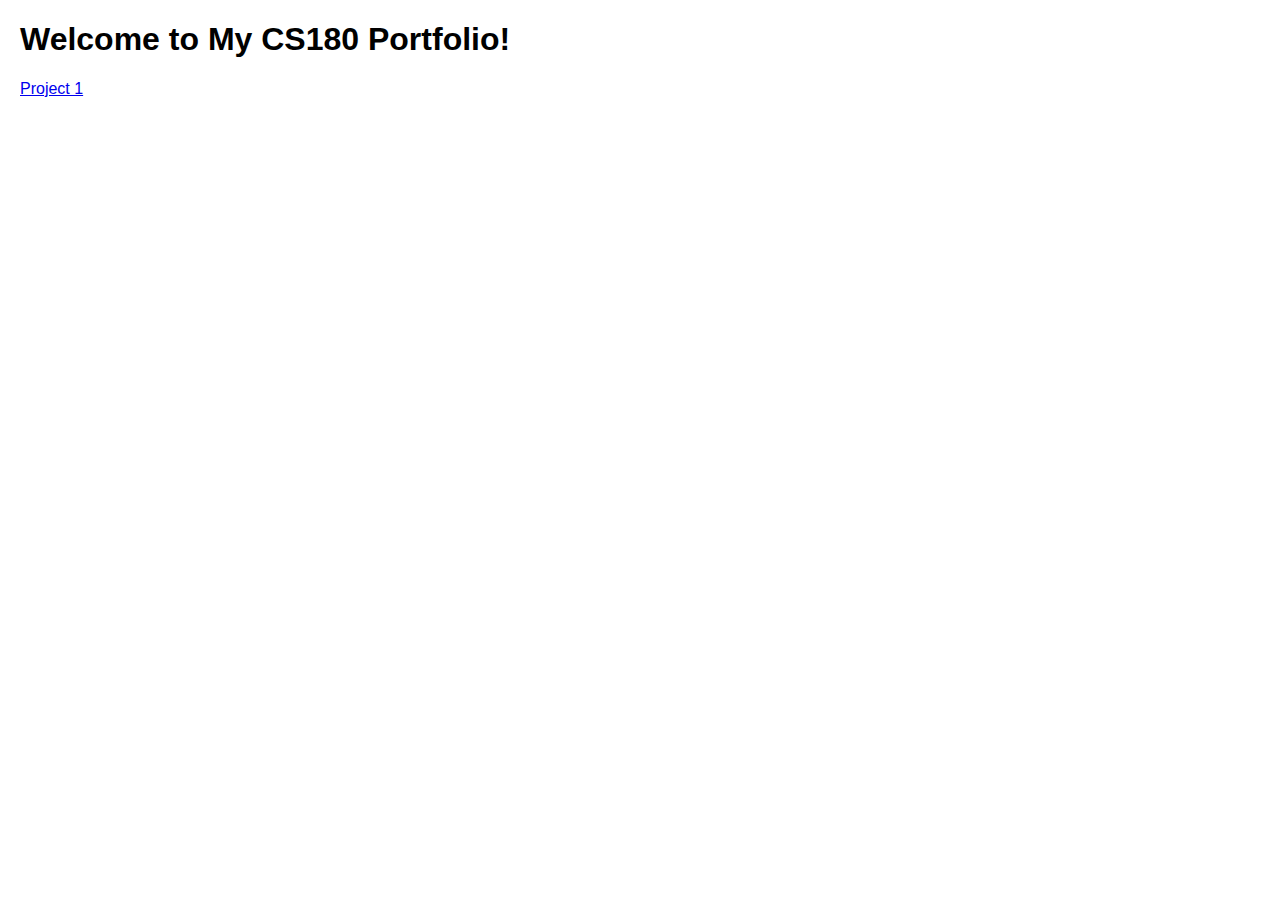
<file: index.html>
<!DOCTYPE html>
<html>
<head>
    <title>My Portfolio</title>
    <style>
        body {
            font-family: Arial, sans-serif;
            margin: 20px;
        }
    </style>
</head>
<body>
    <h1>Welcome to My CS180 Portfolio!</h1>
    <a href="./1/index.html">Project 1</a>
</body>
</html>
</file>
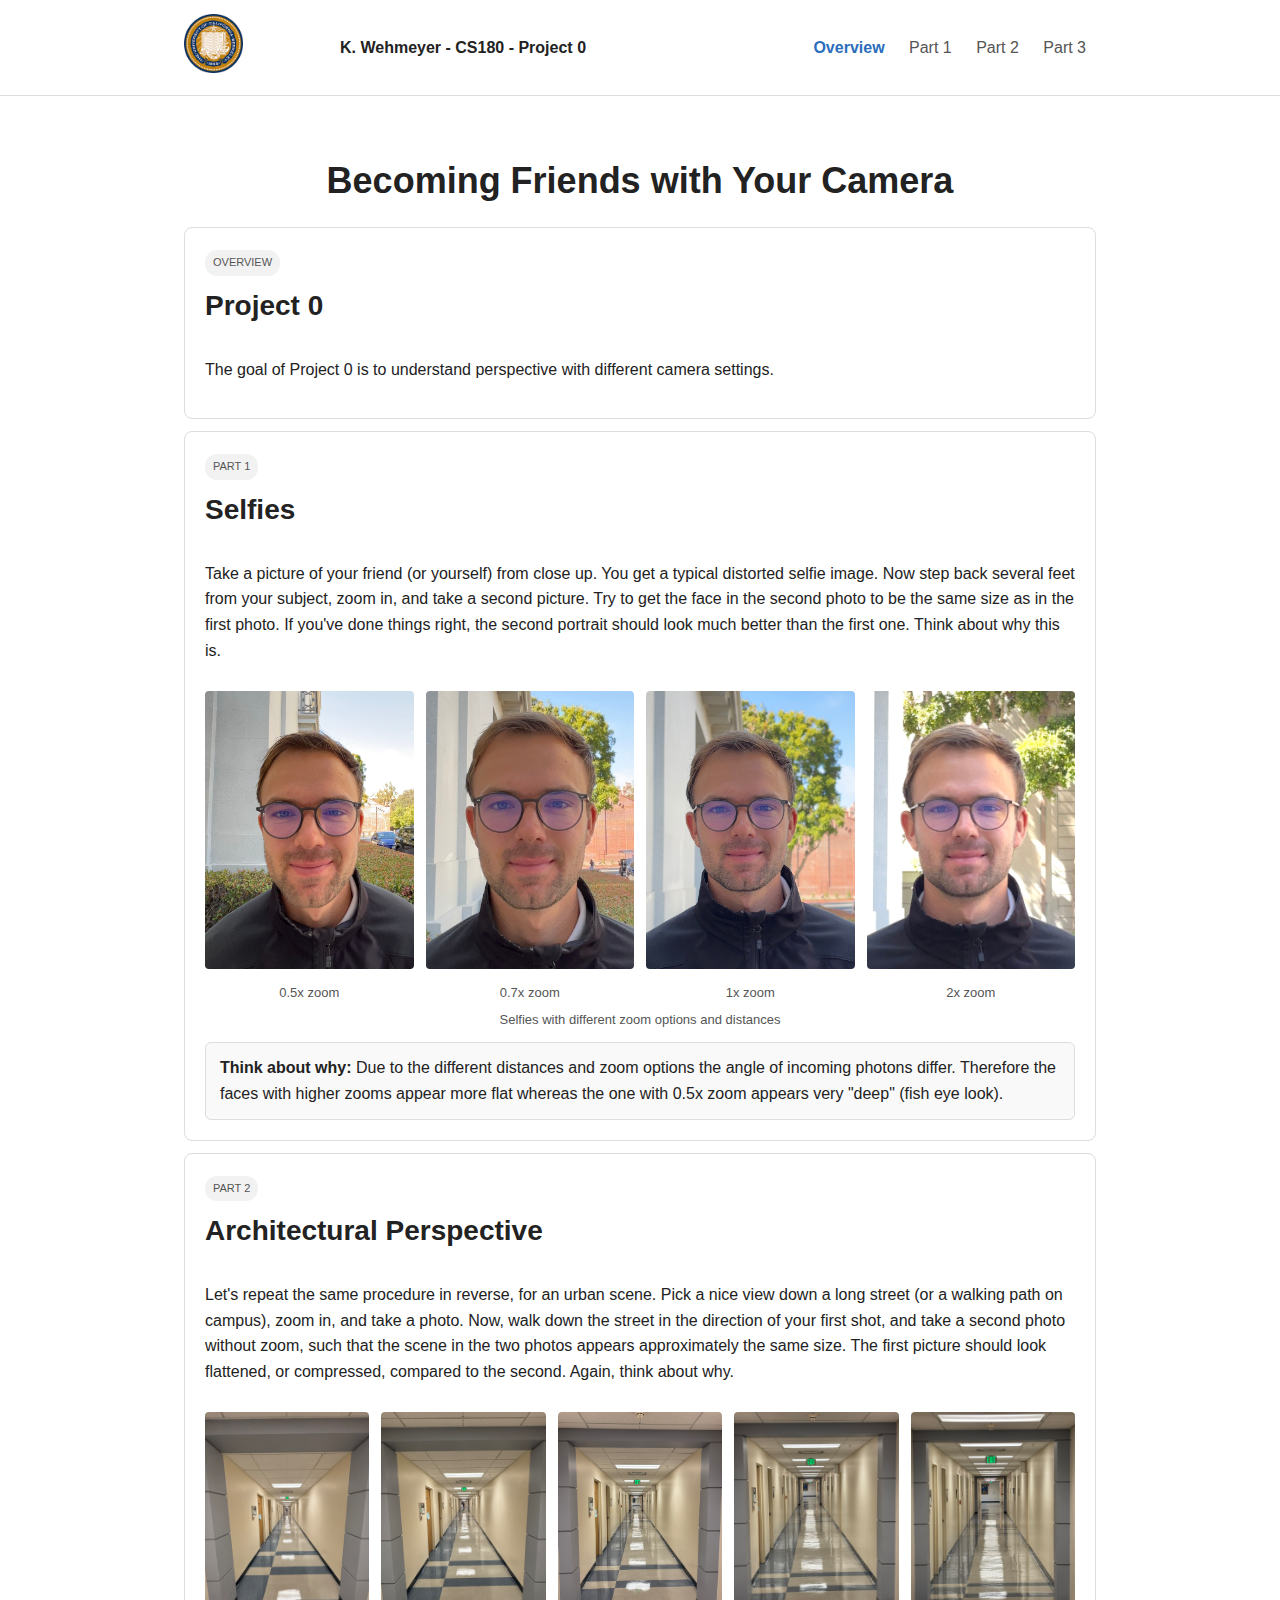
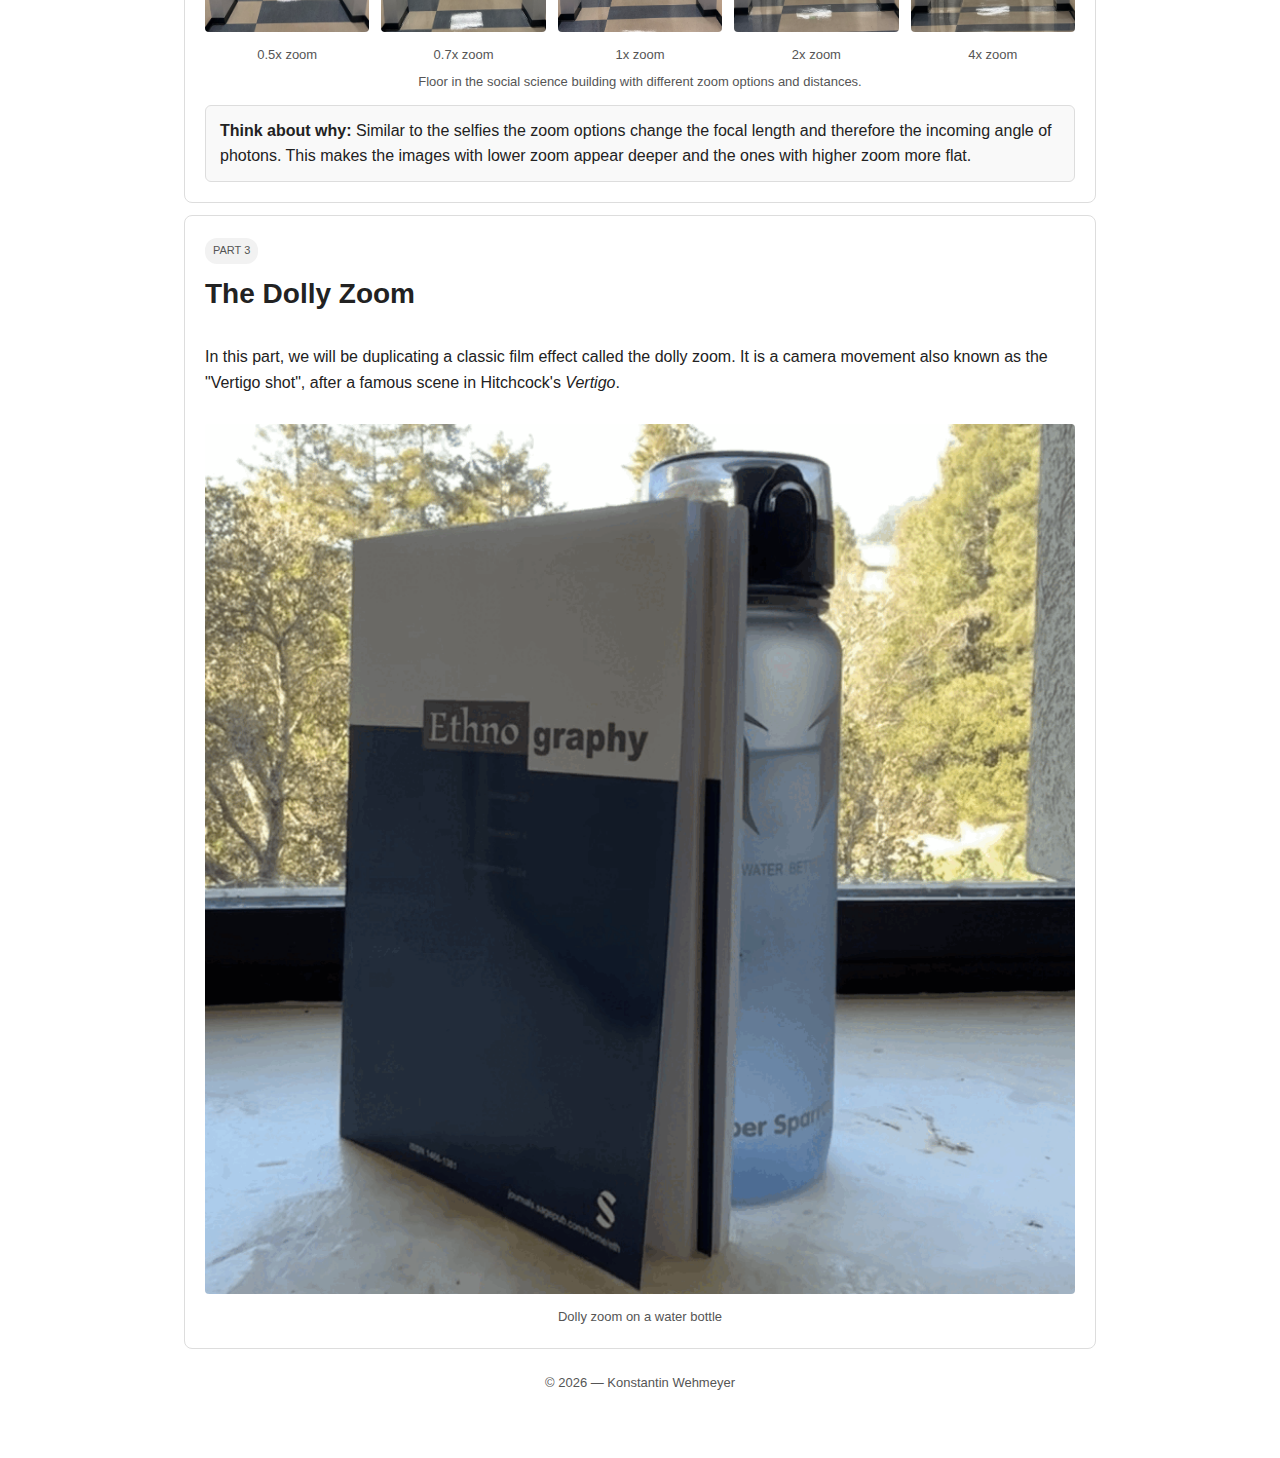
<file: 0/index.html>
<!DOCTYPE html>
<html lang="en">
<head>
  <meta charset="utf-8" />
  <meta name="viewport" content="width=device-width, initial-scale=1" />
  <title>Project 0</title>
  <link rel="stylesheet" href="./style.css">
</head>
<body>
  <header class="hero">
    <div class="hero-inner wrap">
      <a class="brand" href="#top">
        <div class="container" aria-hidden="true"><img src="./UCB_logo.png" alt=""></div>
        <div class="brand-title">K. Wehmeyer - CS180 - Project 0</div>
      </a>
      <nav aria-label="Sections">
        <a href="#overview" id="lnk-overview">Overview</a>
        <a href="#part1" id="lnk-part1">Part 1</a>
        <a href="#part2" id="lnk-part2">Part 2</a>
        <a href="#part3" id="lnk-part3">Part 3</a>
      </nav>
    </div>
  </header>

  <div class="wrap">
    <div class="hero-blurb" id="top">
      <h1>Becoming Friends with Your Camera</h1>
    </div>



      <main class="stack">
        <!-- OVERVIEW -->
        <section id="overview" class="card">
          <div class="overline">Overview</div>
          <h2>Project 0</h2>
          <div class="stack">
            <p>The goal of Project 0 is to understand perspective with different camera settings.</p>
          </div>
        </section>

        <!-- PART 1 -->
        <section id="part1" class="card">
          <div class="overline">Part 1</div>
          <h2>Selfies</h2>
          <div class="stack">
            <p>Take a picture of your friend (or yourself) from close up. You get a typical distorted selfie image. Now step back several feet from your subject, zoom in, and take a second picture. Try to get the face in the second photo to be the same size as in the first photo. If you've done things right, the second portrait should look much better than the first one. Think about why this is.</p>

            <figure>
                <div class="image-row">
                    <figure><img src="media/05x.jpg" alt="Image 1"> <figcaption>0.5x zoom</figcaption></figure>
                    <figure><img src="media/07x.jpg" alt="Image 1"> <figcaption>0.7x zoom</figcaption></figure>
                    <figure><img src="media/1x.jpg" alt="Image 1"> <figcaption>1x zoom</figcaption></figure>
                    <figure><img src="media/2x.jpg" alt="Image 1"> <figcaption>2x zoom</figcaption></figure>

                </div>
              <figcaption>Selfies with different zoom options and distances</figcaption>
            </figure>

            <div class="callout"><strong>Think about why:</strong> Due to the different distances and zoom options the angle of incoming photons differ. Therefore the 
            faces with higher zooms appear more flat whereas the one with 0.5x zoom appears very "deep" (fish eye look).</div>
          </div>
        </section>

        <!-- PART 2 -->
        <section id="part2" class="card">
          <div class="overline">Part 2</div>
          <h2>Architectural Perspective</h2>
          <div class="stack">
            <p>Let's repeat the same procedure in reverse, for an urban scene. Pick a nice view down a long street (or a walking path on campus), zoom in, and take a photo. Now, walk down the street in the direction of your first shot, and take a second photo without zoom, such that the scene in the two photos appears approximately the same size. The first picture should look flattened, or compressed, compared to the second. Again, think about why.</p>

           <figure>
                <div class="image-row5">
                    <figure><img src="media/1_4x.jpg" alt="Image 1"> <figcaption>0.5x zoom</figcaption></figure>
                    <figure><img src="media/1_2x.jpg" alt="Image 1"> <figcaption>0.7x zoom</figcaption></figure>
                    <figure><img src="media/1_1x.jpg" alt="Image 1"> <figcaption>1x zoom</figcaption></figure>
                    <figure><img src="media/1_07x.jpg" alt="Image 1"> <figcaption>2x zoom</figcaption></figure>
                    <figure><img src="media/1_05x.jpg" alt="Image 1"> <figcaption>4x zoom</figcaption></figure>

                </div>
              <figcaption>Floor in the social science building with different zoom options and distances.</figcaption>
            </figure>

            <div class="callout"><strong>Think about why:</strong> Similar to the selfies the zoom options change the focal length and therefore the incoming angle of photons. This makes the images with lower zoom appear deeper and the ones with higher zoom more flat.</div>
          </div>
        </section>

        <!-- PART 3 -->
        <section id="part3" class="card">
          <div class="overline">Part 3</div>
          <h2>The Dolly Zoom</h2>
          <div class="stack">
            <p>In this part, we will be duplicating a classic film effect called the dolly zoom. It is a camera movement also known as the "Vertigo shot", after a famous scene in Hitchcock's <em>Vertigo</em>.</p>
            
                <div class="image-row1">
                    <figure><img src="media/gif.gif" alt="Image 1"> <figcaption>Dolly zoom on a water bottle</figcaption></figure>
          </div>
        </section>

      </main>

    <footer>
      © <span id="year"></span> — Konstantin Wehmeyer
    </footer>
  </div>

  <script>
    // Active link highlighting based on scroll position
    const sections = [
      { id: 'overview', link: 'lnk-overview' },
      { id: 'part1', link: 'lnk-part1' },
      { id: 'part2', link: 'lnk-part2' },
      { id: 'part3', link: 'lnk-part3' }
    ];

    const linkMap = new Map(sections.map(s => [s.id, document.getElementById(s.link)]));

    const io = new IntersectionObserver((entries) => {
      entries.forEach(entry => {
        const l = linkMap.get(entry.target.id);
        if (!l) return;
        if (entry.isIntersecting) {
          // remove active
          linkMap.forEach(a => a.classList.remove('active'));
          l.classList.add('active');
        }
      })
    }, { rootMargin: '-40% 0px -55% 0px', threshold: 0.02 });

    sections.forEach(s => {
      const el = document.getElementById(s.id);
      if (el) io.observe(el);
    });

    // Year in footer
    document.getElementById('year').textContent = new Date().getFullYear();
  </script>
</body>
</html>
</file>
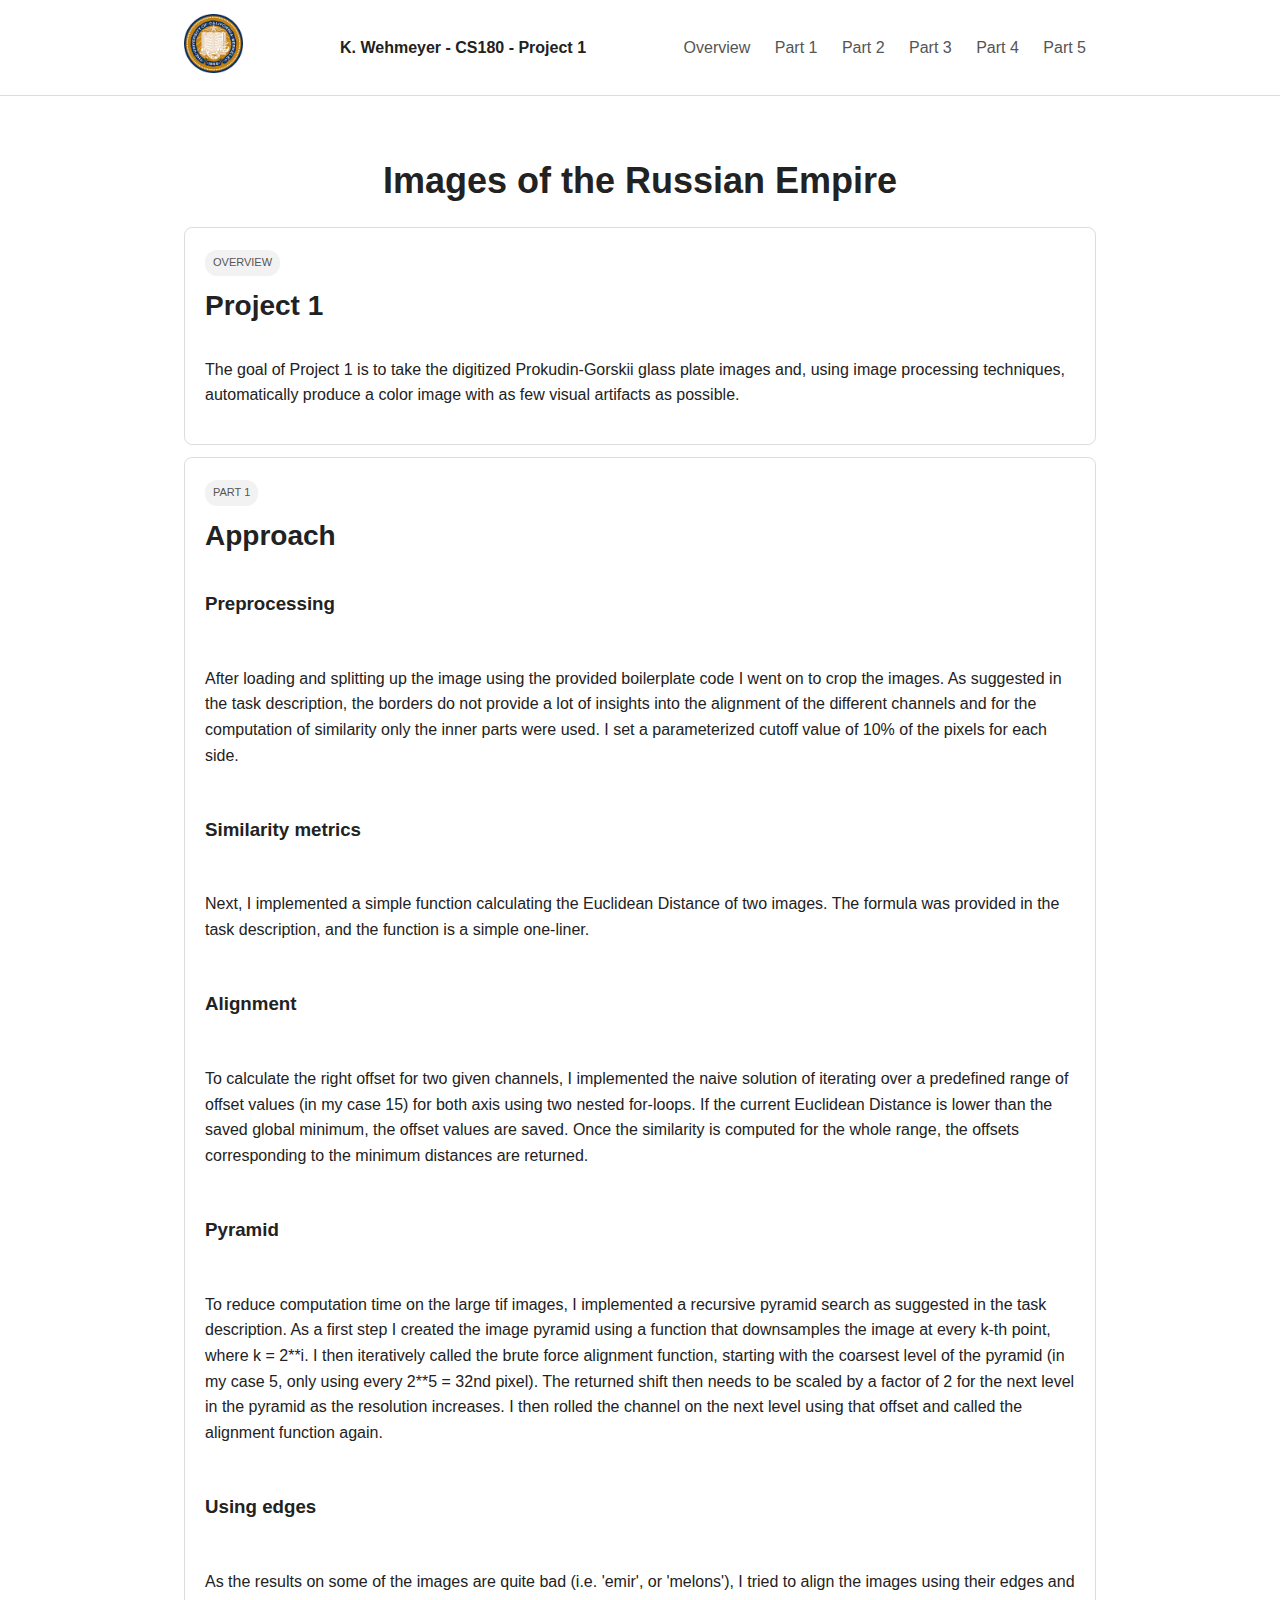
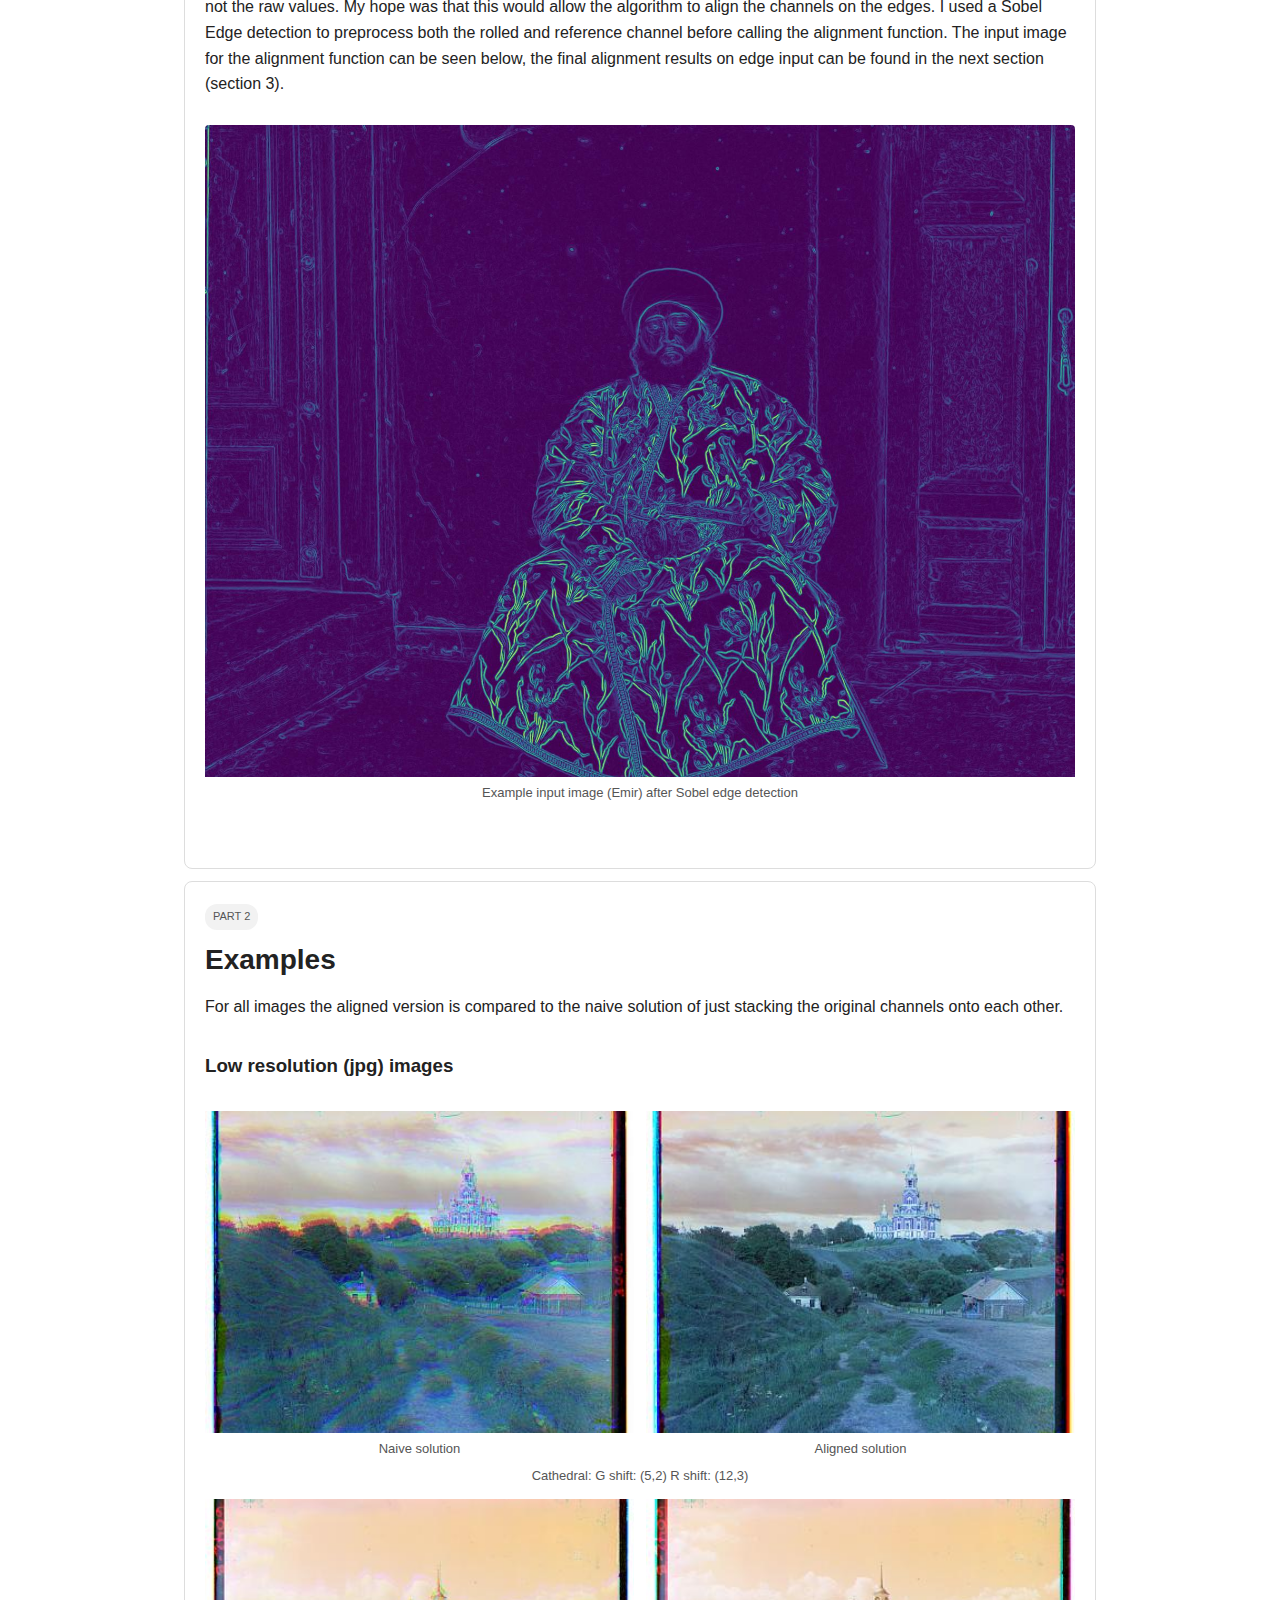
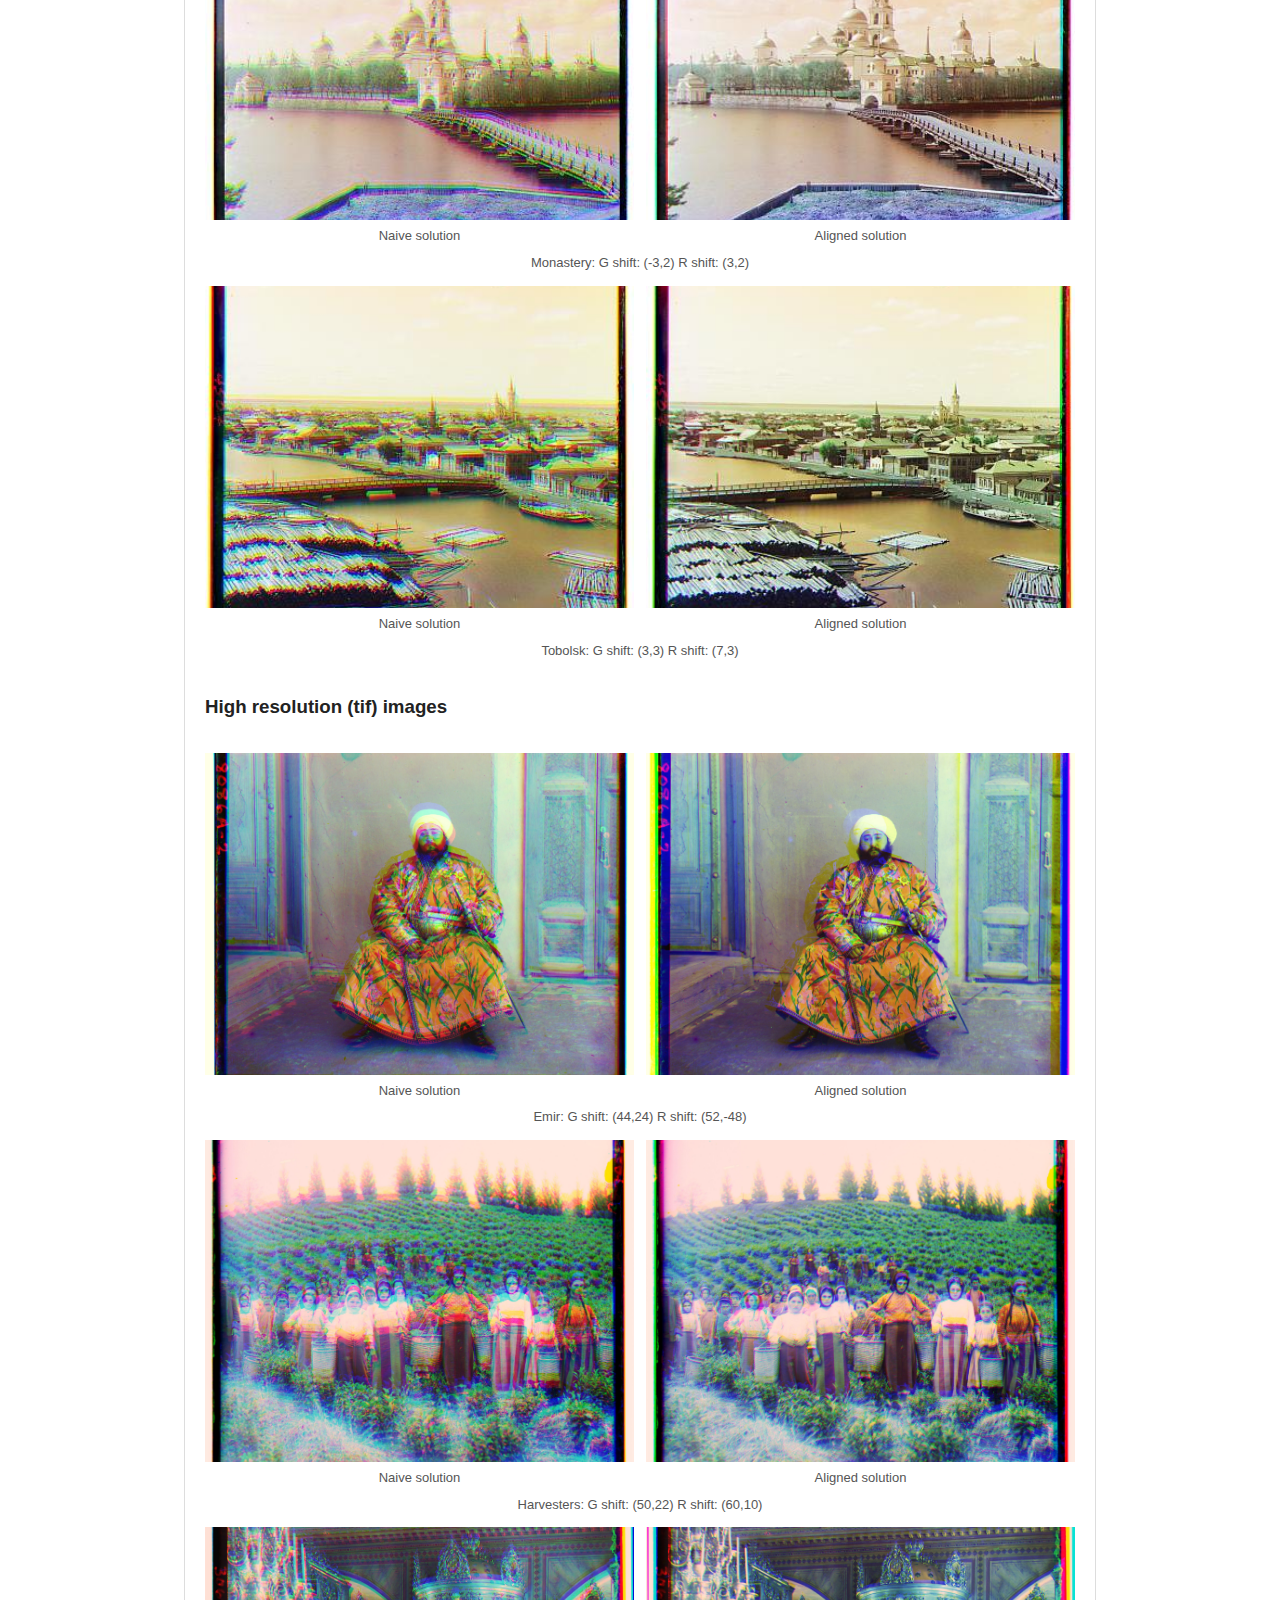
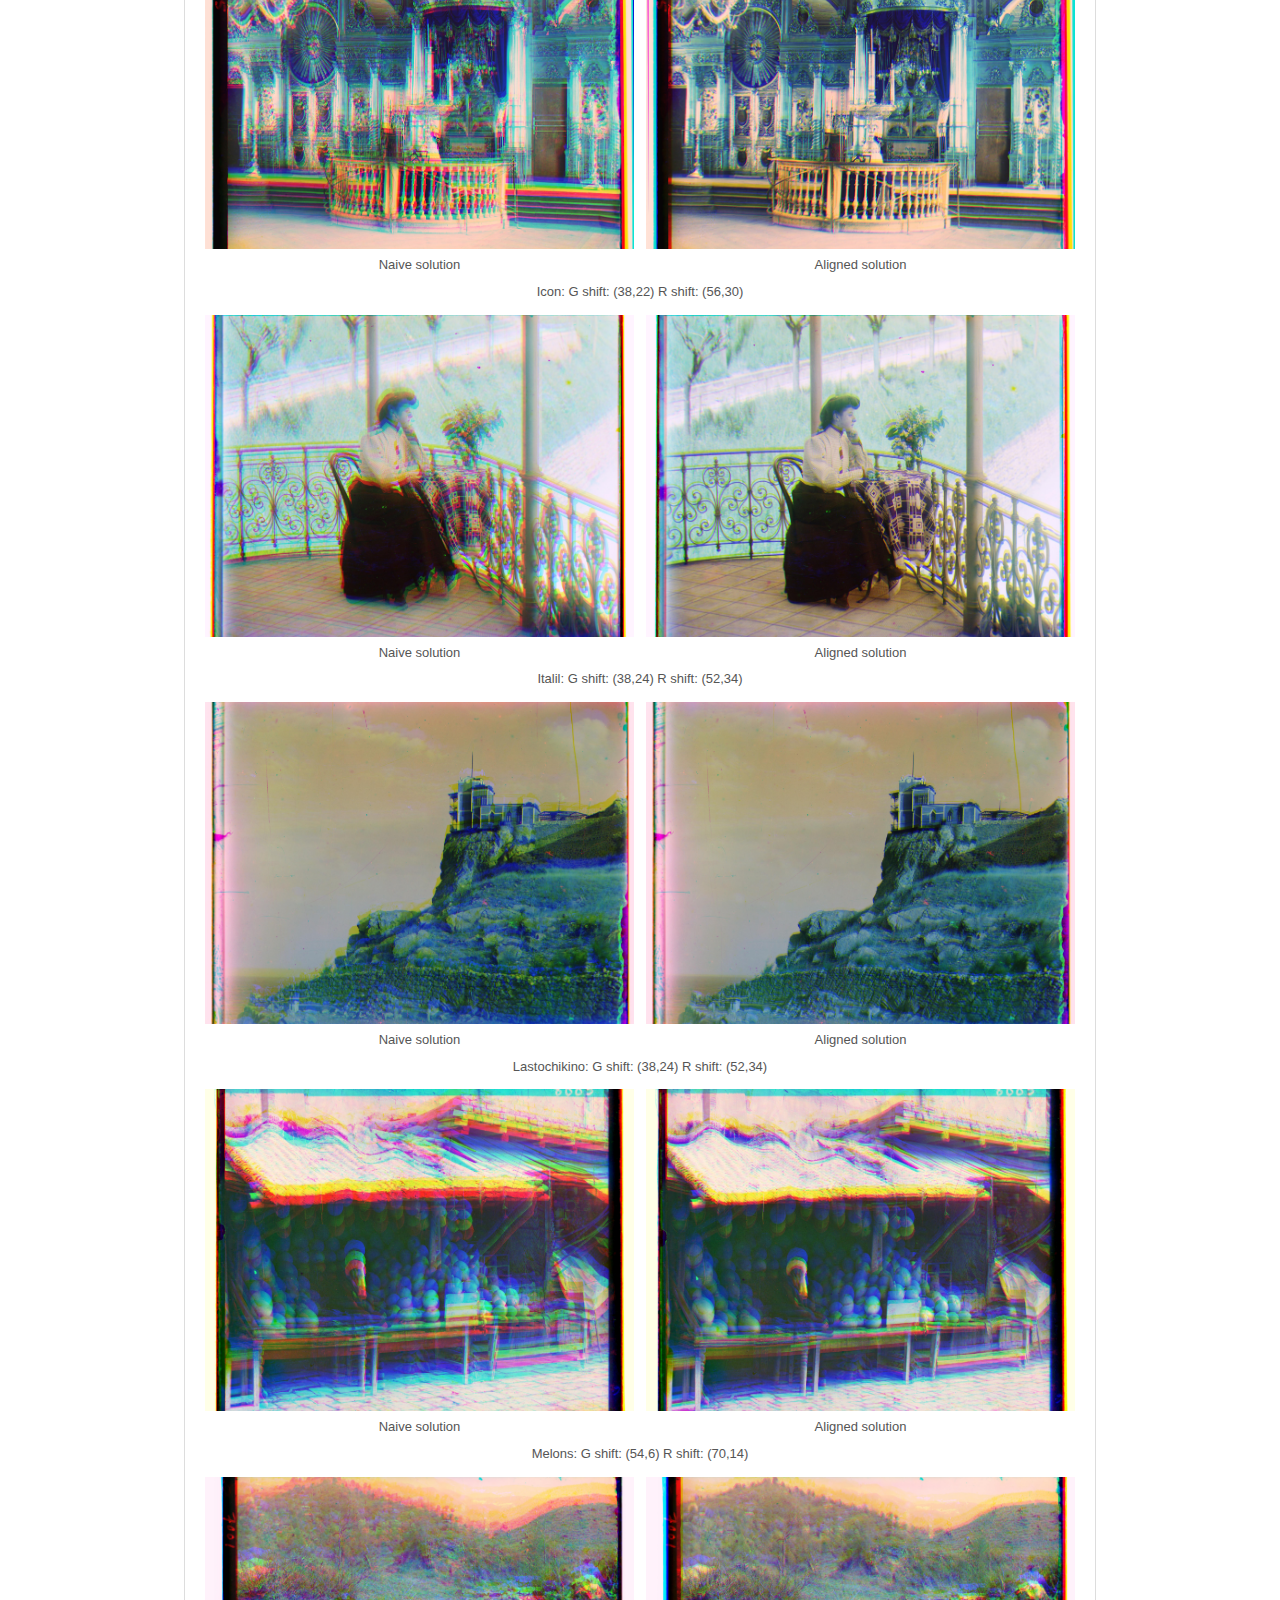
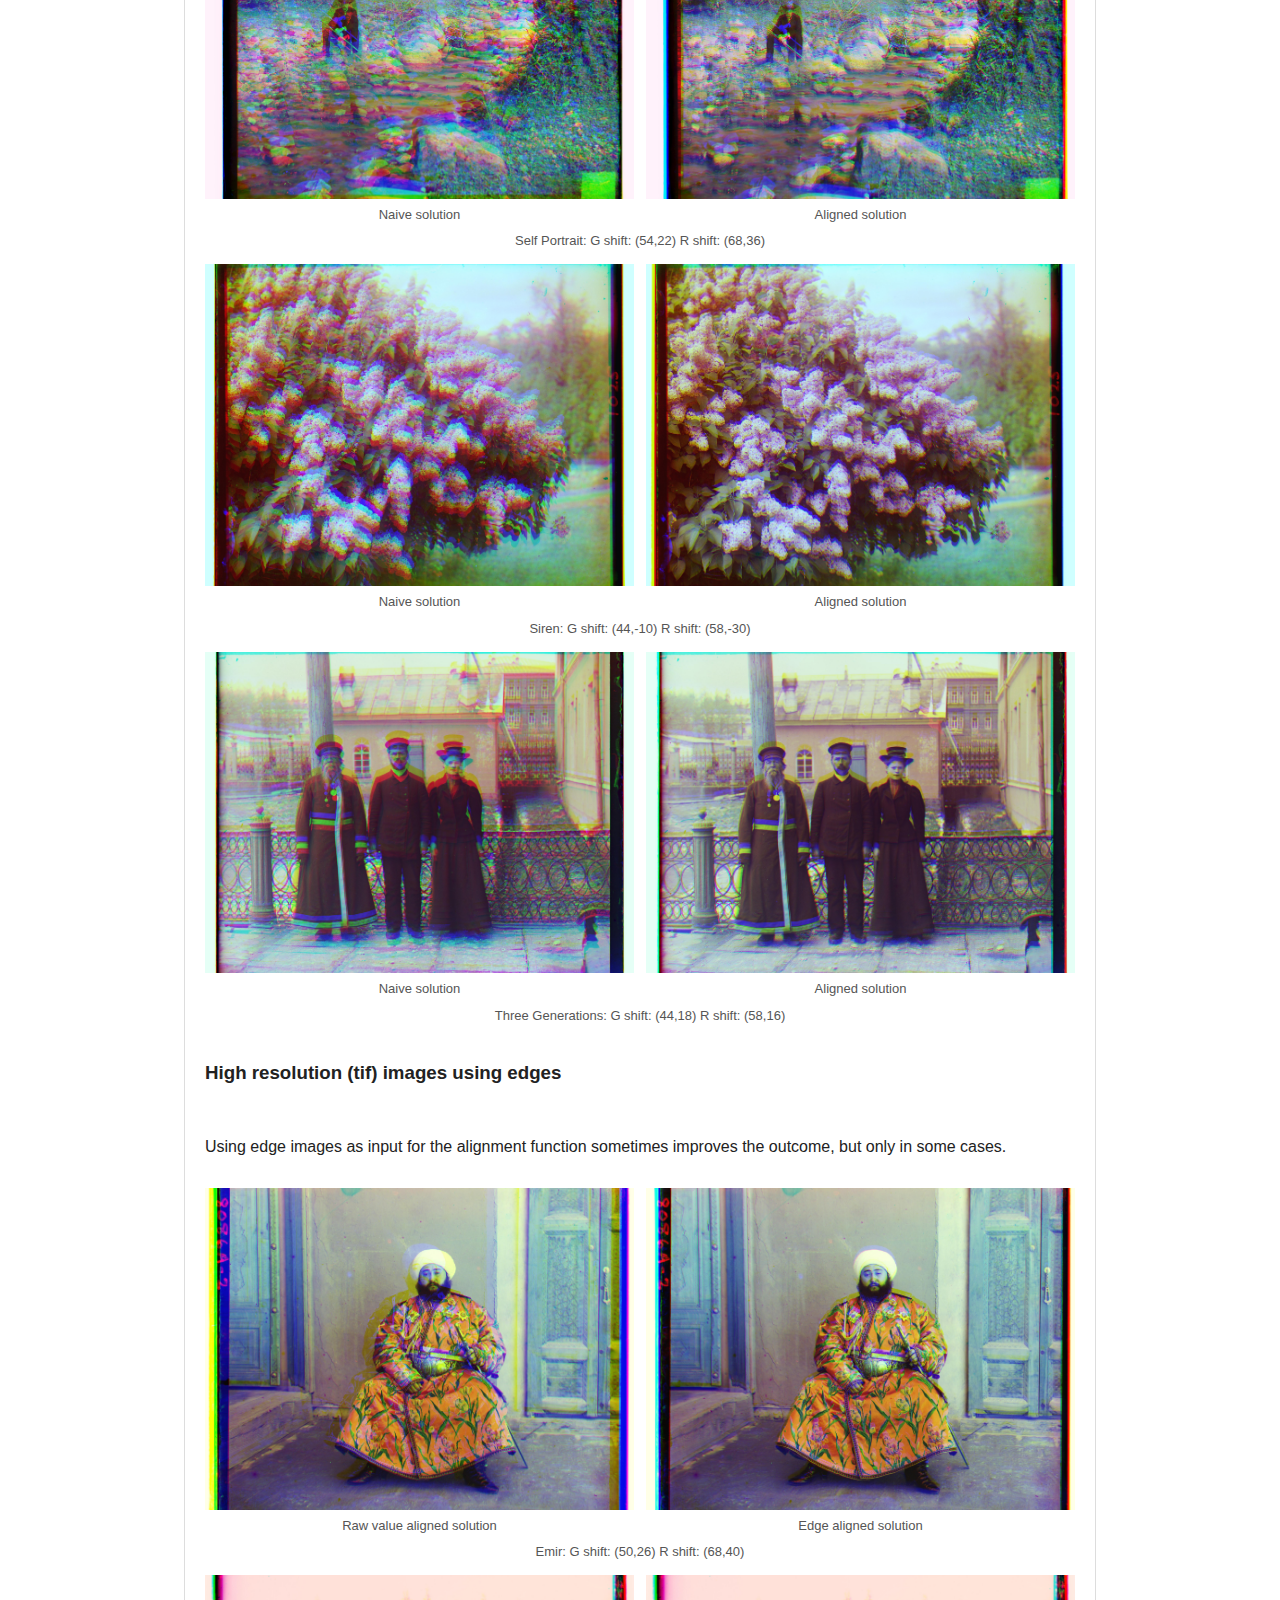
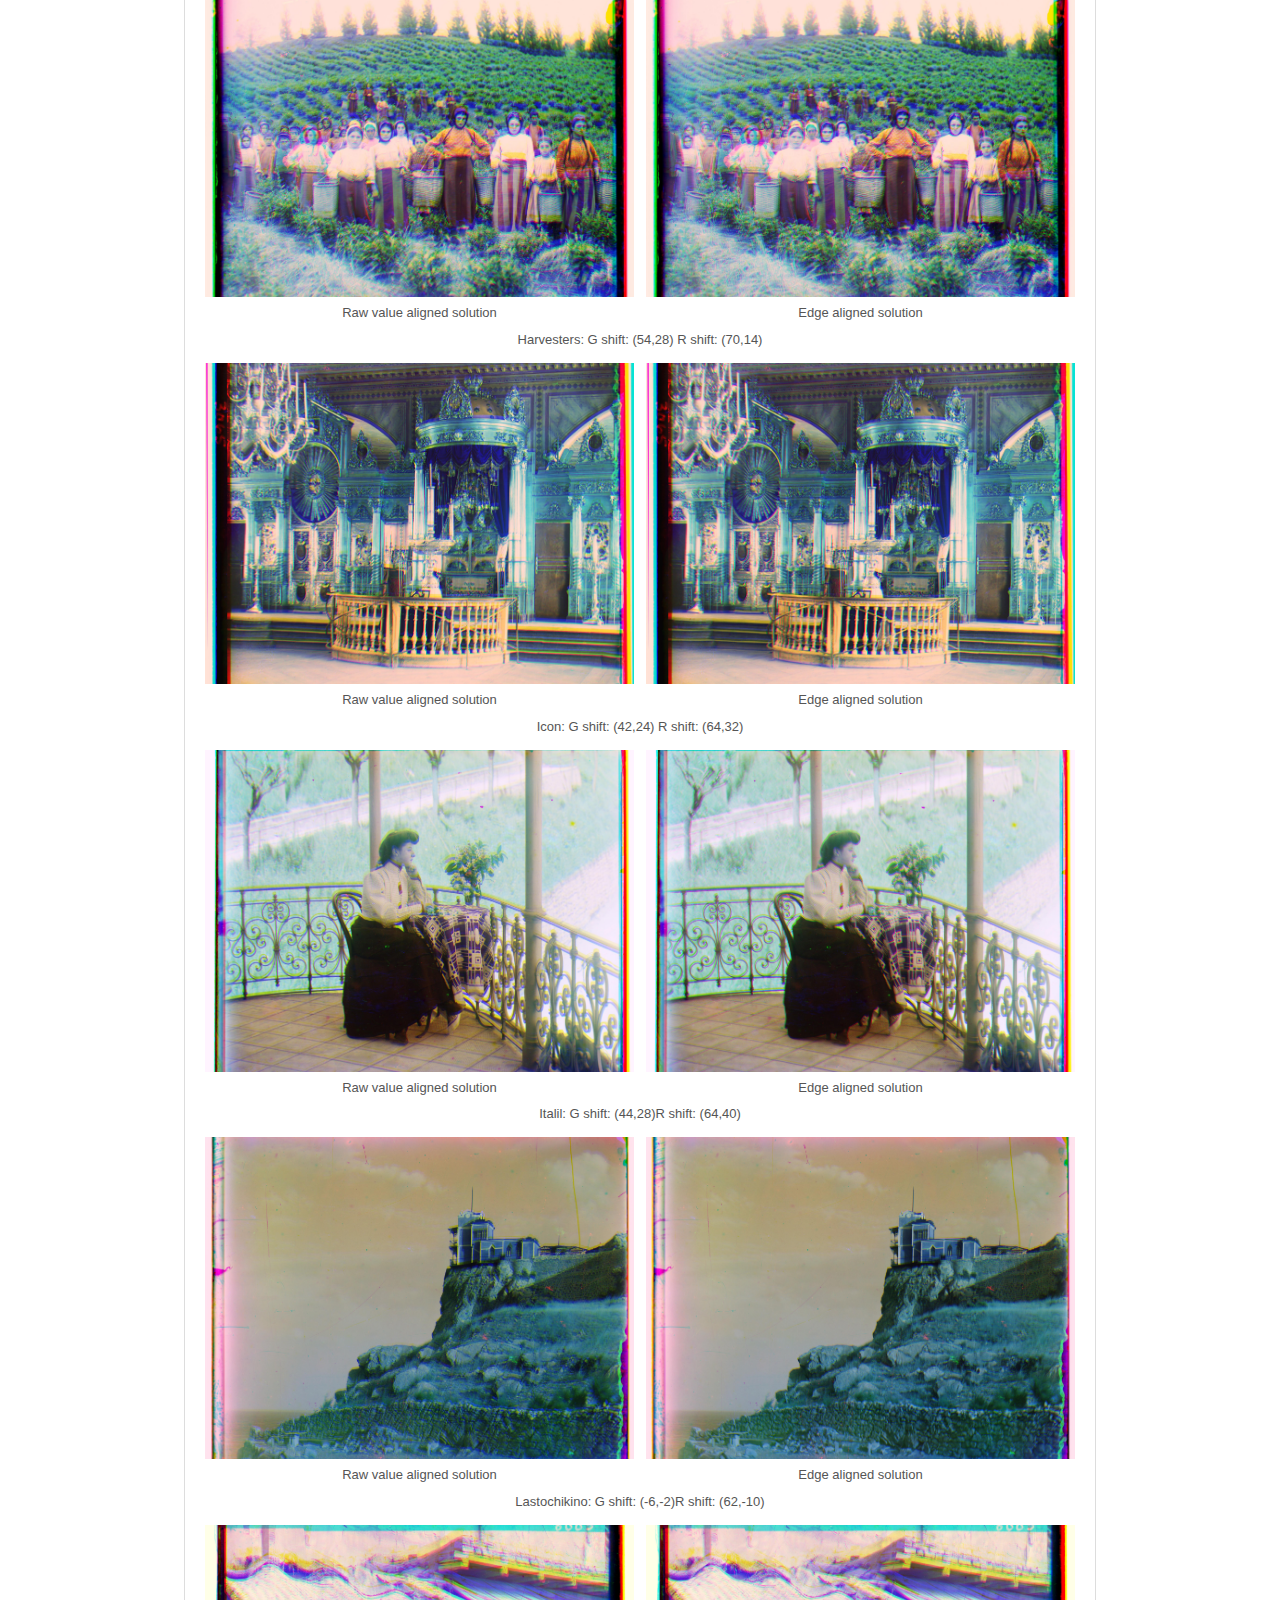
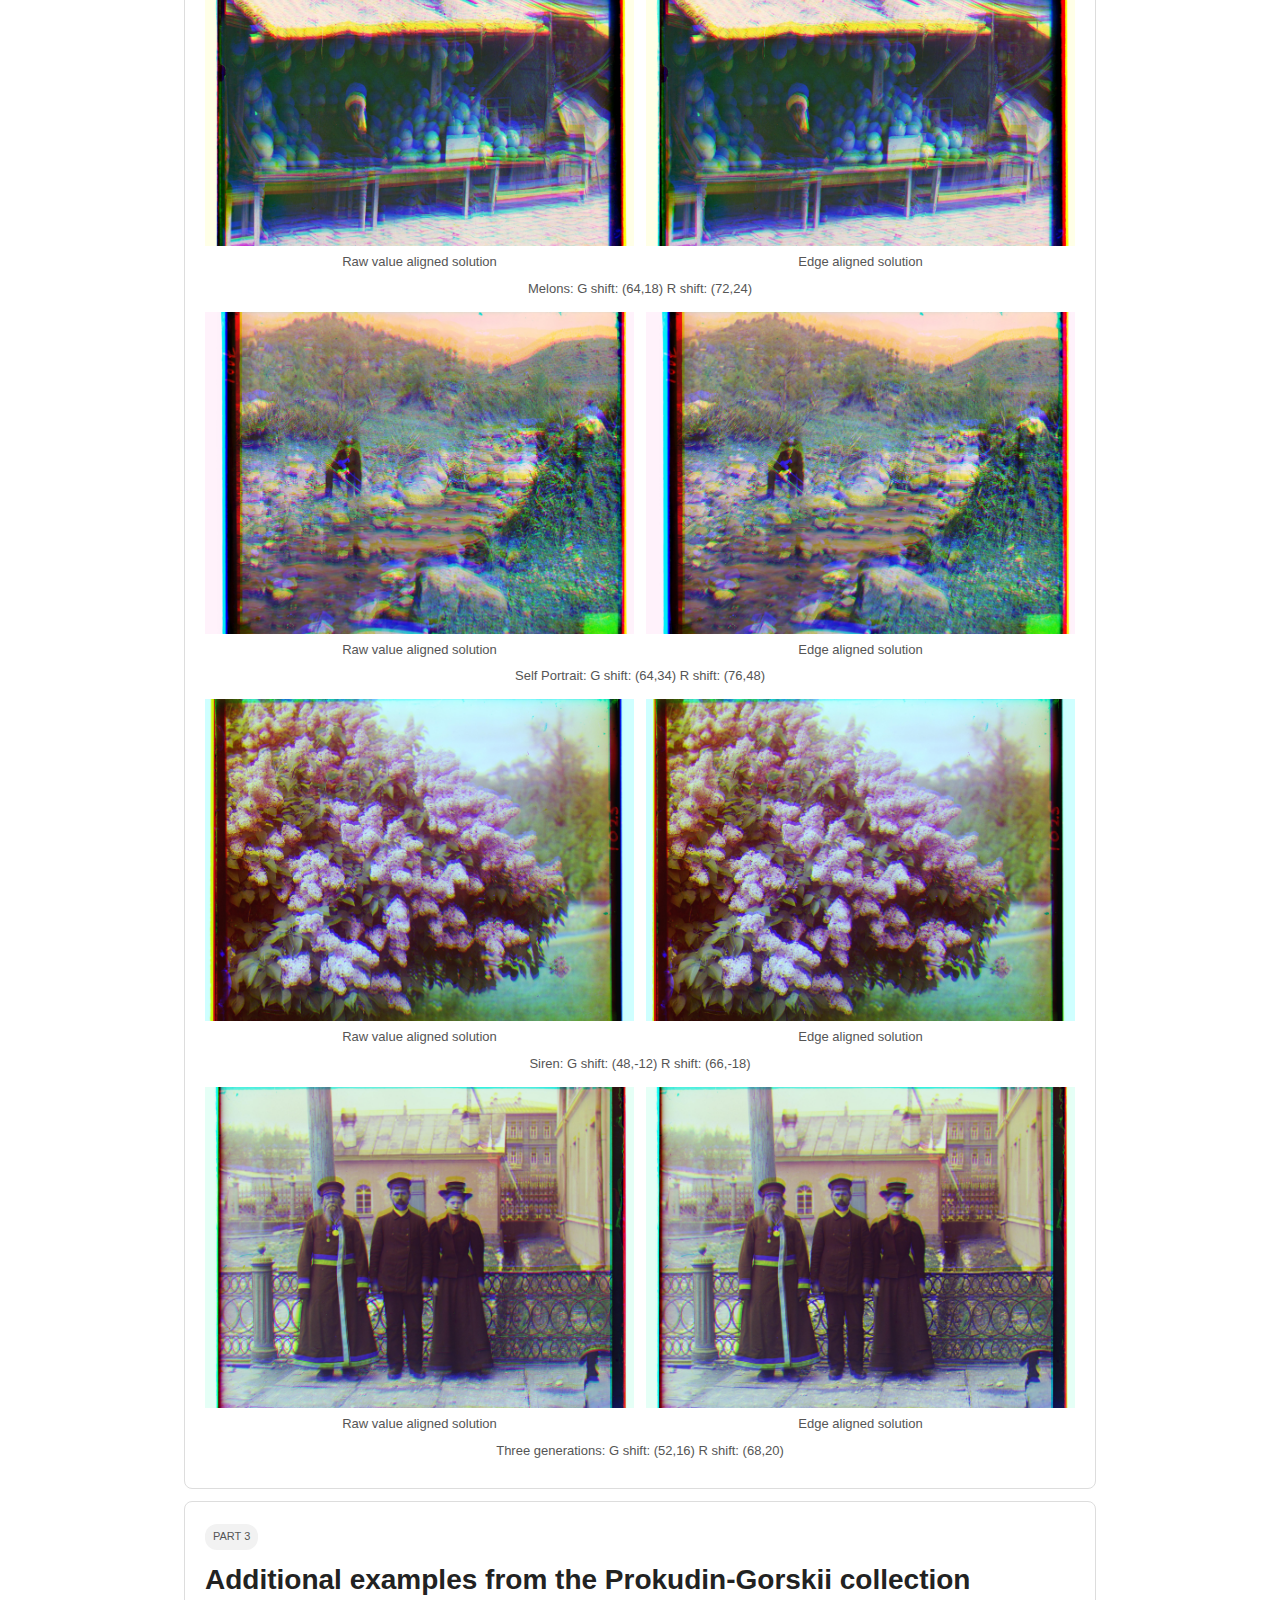
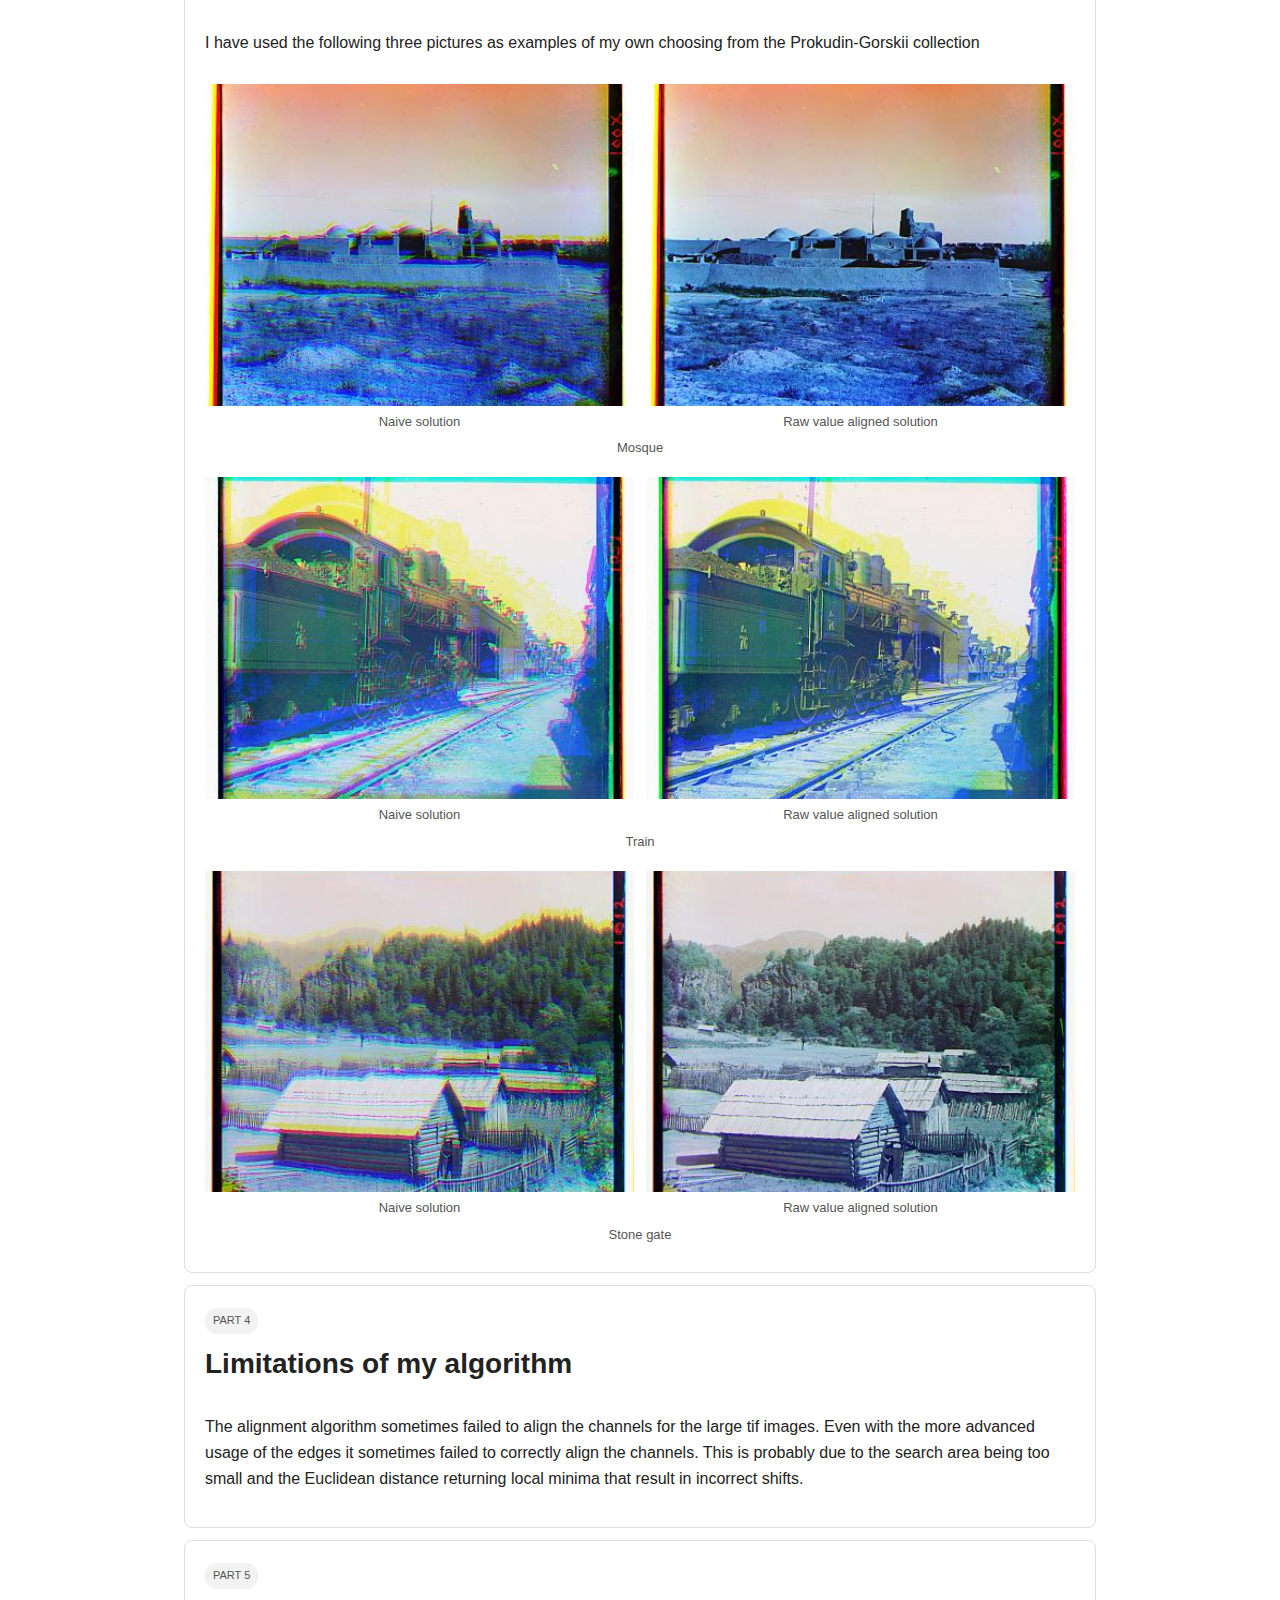
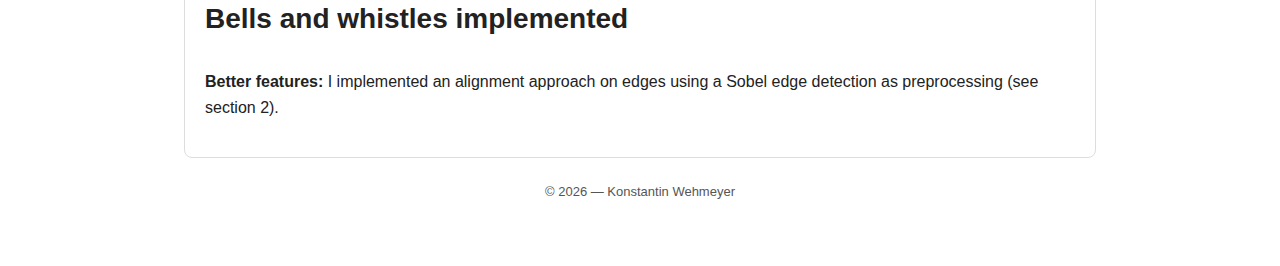
<file: 1/index.html>
<!DOCTYPE html>
<html lang="en">
<head>
  <meta charset="utf-8" />
  <meta name="viewport" content="width=device-width, initial-scale=1" />
  <title>Project 1</title>
  <link rel="stylesheet" href="./style.css">
</head>
<body>
  <header class="hero">
    <div class="hero-inner wrap">
      <a class="brand" href="#top">
        <div class="container" aria-hidden="true"><img src="./UCB_logo.png" alt=""></div>
        <div class="brand-title">K. Wehmeyer - CS180 - Project 1</div>
      </a>
      <nav aria-label="Sections">
        <a href="#overview" id="lnk-overview">Overview</a>
        <a href="#part1" id="lnk-part1">Part 1</a>
        <a href="#part2" id="lnk-part2">Part 2</a>
        <a href="#part3" id="lnk-part2">Part 3</a>
        <a href="#part4" id="lnk-part2">Part 4</a>
        <a href="#part5" id="lnk-part2">Part 5</a>
      </nav>
    </div>
  </header>

  <div class="wrap">
    <div class="hero-blurb" id="top">
      <h1>Images of the Russian Empire</h1>
    </div>



      <main class="stack">
        <!-- OVERVIEW -->
        <section id="overview" class="card">
          <div class="overline">Overview</div>
          <h2>Project 1</h2>
          <div class="stack">
            <p>The goal of Project 1 is to take the digitized Prokudin-Gorskii glass plate images and, using image processing techniques, automatically produce a color image with as few visual artifacts as possible.</p>
          </div>
        </section>

        <!-- PART 1 -->
        <section id="part1" class="card">
          <div class="overline">Part 1</div>
          <h2>Approach</h2>
          <div class="stack">
            
            <h3>Preprocessing</h3>
            <p>
              After loading and splitting up the image using the provided boilerplate code I went on to crop the images. As suggested 
              in the task description, the borders do not provide a lot of insights into the alignment of the different channels and 
              for the computation of similarity only the inner parts were used. I set a parameterized cutoff value of 10% of the pixels for each side.
            </p>
            <h3>Similarity metrics</h3>
            <p>Next, I implemented a simple function calculating the Euclidean Distance of two images. The formula was provided in the task 
              description, and the function is a simple one-liner. 
            </p>

            <h3>Alignment</h3>

            <p>To calculate the right offset for two given channels, I implemented the naive solution of iterating over a predefined
              range of offset values (in my case 15) for both axis using two nested for-loops. If the current Euclidean Distance is lower than the saved 
              global minimum, the offset values are saved. Once the similarity is computed for the whole range, the offsets corresponding to the minimum distances are returned. 
              
            </p>


            <h3>Pyramid </h3>
            <p>
              To reduce computation time on the large tif images, I implemented a recursive pyramid search as suggested in the task description.
              As a first step I created the image pyramid using a function that downsamples the image at every k-th point, where k = 2**i.
              
              I then iteratively called the brute force alignment function, starting with the coarsest level of the pyramid (in my case
              5, only using every 2**5 = 32nd pixel). The returned shift then needs to be scaled by a factor of 2 for the next level in the pyramid as 
              the resolution increases. I then rolled the channel on the next level using that offset and called the alignment function again. 
            </p>

            <h3>Using edges </h3>
            <p>
              As the results on some of the images are quite bad (i.e. 'emir', or 'melons'), I tried to align the images using their edges and not
              the raw values. My hope was that this would allow the algorithm to align the channels on the edges. I used a Sobel Edge detection to preprocess 
              both the rolled and reference channel before calling the alignment function.  

              The input image for the alignment function can be seen below, the final alignment results on edge input can be found in the next section (section 3).
              
               <figure>
              <div class="image-row1">
                <figure class="card">
                  <div class="img-box">
                    <img src="media/emir_edges.jpg" alt="Image 1">
                  </div>
                  <figcaption>Example input image (Emir) after Sobel edge detection</figcaption>
                </figure>
              </div>
            </figure>
              
            </p>

          </div>

        </section>

        <!-- PART 2 -->
        <section id="part2" class="card">
          <div class="overline">Part 2</div>
          <h2>Examples</h2>
          <div class="stack">

            
            For all images the aligned version is compared to the naive solution of just stacking the original channels onto each other.
            <h3>Low resolution (jpg) images</h3>
            
            <figure>
              <div class="image-row2">
                <figure class="card">
                  <div class="img-box">
                    <img src="media_v1/cathedral_naive.jpg" alt="Image 1">
                  </div>
                  <figcaption>Naive solution</figcaption>
                </figure>
                <figure class="card">
                  <div class="img-box">
                    <img src="media_v1/cathedral_aligned.jpg" alt="Image 1">
                  </div>
                  <figcaption>Aligned solution</figcaption>
                </figure>
              </div>
              <figcaption>Cathedral: G shift: (5,2) R shift: (12,3) </figcaption>
            </figure>

            <figure>
              <div class="image-row2">
                <figure class="card">
                  <div class="img-box">
                    <img src="media_v1/monastery_naive.jpg" alt="Image 1">
                  </div>
                  <figcaption>Naive solution</figcaption>
                </figure>
                <figure class="card">
                  <div class="img-box">
                    <img src="media_v1/monastery_aligned.jpg" alt="Image 1">
                  </div>
                  <figcaption>Aligned solution</figcaption>
                </figure>
              </div>
              <figcaption>Monastery: G shift: (-3,2) R shift: (3,2)</figcaption>
            </figure>

            <figure>
              <div class="image-row2">
                <figure class="card">
                  <div class="img-box">
                    <img src="media_v1/tobolsk_naive.jpg" alt="Image 1">
                  </div>
                  <figcaption>Naive solution</figcaption>
                </figure>
                <figure class="card">
                  <div class="img-box">
                    <img src="media_v1/tobolsk_aligned.jpg" alt="Image 1">
                  </div>
                  <figcaption>Aligned solution</figcaption>
                </figure>
              </div>
              <figcaption>Tobolsk: G shift: (3,3) R shift: (7,3)</figcaption>
            </figure>

            <h3>High resolution (tif) images</h3>
            
            
              <figure>
                <div class="image-row2">
                  <figure class="card">
                    <div class="img-box">
                      <img src="media_v1/emir_naive.jpg" alt="Image 1">
                    </div>
                    <figcaption>Naive solution</figcaption>
                  </figure>
                  <figure class="card">
                    <div class="img-box">
                      <img src="media_v1/emir_aligned.jpg" alt="Image 1">
                    </div>
                    <figcaption>Aligned solution</figcaption>
                  </figure>
                </div>
                <figcaption>Emir: G shift: (44,24) R shift: (52,-48) </figcaption>
              </figure>

              <figure>
                <div class="image-row2">
                  <figure class="card">
                    <div class="img-box">
                      <img src="media_v1/harvesters_naive.jpg" alt="Image 1">
                    </div>
                    <figcaption>Naive solution</figcaption>
                  </figure>
                  <figure class="card">
                    <div class="img-box">
                      <img src="media_v1/harvesters_aligned.jpg" alt="Image 1">
                    </div>
                    <figcaption>Aligned solution</figcaption>
                  </figure>
                </div>
                <figcaption>Harvesters: G shift: (50,22) R shift: (60,10) </figcaption>
              </figure>

              <figure>
                <div class="image-row2">
                  <figure class="card">
                    <div class="img-box">
                      <img src="media_v1/icon_naive.jpg" alt="Image 1">
                    </div>
                    <figcaption>Naive solution</figcaption>
                  </figure>
                  <figure class="card">
                    <div class="img-box">
                      <img src="media_v1/icon_aligned.jpg" alt="Image 1">
                    </div>
                    <figcaption>Aligned solution</figcaption>
                  </figure>
                </div>
                <figcaption>Icon: G shift: (38,22) R shift: (56,30)</figcaption>
              </figure>

              <figure>
                <div class="image-row2">
                  <figure class="card">
                    <div class="img-box">
                      <img src="media_v1/italil_naive.jpg" alt="Image 1">
                    </div>
                    <figcaption>Naive solution</figcaption>
                  </figure>
                  <figure class="card">
                    <div class="img-box">
                      <img src="media_v1/italil_aligned.jpg" alt="Image 1">
                    </div>
                    <figcaption>Aligned solution</figcaption>
                  </figure>
                </div>
                <figcaption>Italil: G shift: (38,24) R shift: (52,34)</figcaption>
              </figure>

              <figure>
                <div class="image-row2">
                  <figure class="card">
                    <div class="img-box">
                      <img src="media_v1/lastochikino_naive.jpg" alt="Image 1">
                    </div>
                    <figcaption>Naive solution</figcaption>
                  </figure>
                  <figure class="card">
                    <div class="img-box">
                      <img src="media_v1/lastochikino_aligned.jpg" alt="Image 1">
                    </div>
                    <figcaption>Aligned solution</figcaption>
                  </figure>
                </div>
                <figcaption>Lastochikino: G shift: (38,24) R shift: (52,34) </figcaption>
              </figure>

              <figure>
                <div class="image-row2">
                  <figure class="card">
                    <div class="img-box">
                      <img src="media_v1/melons_naive.jpg" alt="Image 1">
                    </div>
                    <figcaption>Naive solution</figcaption>
                  </figure>
                  <figure class="card">
                    <div class="img-box">
                      <img src="media_v1/melons_aligned.jpg" alt="Image 1">
                    </div>
                    <figcaption>Aligned solution</figcaption>
                  </figure>
                </div>
                <figcaption>Melons: G shift: (54,6) R shift: (70,14) </figcaption>
              </figure>

              <figure>
                <div class="image-row2">
                  <figure class="card">
                    <div class="img-box">
                      <img src="media_v1/self_portrait_naive.jpg" alt="Image 1">
                    </div>
                    <figcaption>Naive solution</figcaption>
                  </figure>
                  <figure class="card">
                    <div class="img-box">
                      <img src="media_v1/self_portrait_aligned.jpg" alt="Image 1">
                    </div>
                    <figcaption>Aligned solution</figcaption>
                  </figure>
                </div>
                <figcaption>Self Portrait: G shift: (54,22) R shift: (68,36) </figcaption>
              </figure>

              <figure>
                <div class="image-row2">
                  <figure class="card">
                    <div class="img-box">
                      <img src="media_v1/siren_naive.jpg" alt="Image 1">
                    </div>
                    <figcaption>Naive solution</figcaption>
                  </figure>
                  <figure class="card">
                    <div class="img-box">
                      <img src="media_v1/siren_aligned.jpg" alt="Image 1">
                    </div>
                    <figcaption>Aligned solution</figcaption>
                  </figure>
                </div>
                <figcaption>Siren: G shift: (44,-10) R shift: (58,-30) </figcaption>
              </figure>

              <figure>
                <div class="image-row2">
                  <figure class="card">
                    <div class="img-box">
                      <img src="media_v1/three_generations_naive.jpg" alt="Image 1">
                    </div>
                    <figcaption>Naive solution</figcaption>
                  </figure>
                  <figure class="card">
                    <div class="img-box">
                      <img src="media_v1/three_generations_aligned.jpg" alt="Image 1">
                    </div>
                    <figcaption>Aligned solution</figcaption>
                  </figure>
                </div>
                <figcaption>Three Generations: G shift: (44,18) R shift: (58,16) </figcaption>
              </figure>






            <h3>High resolution (tif) images using edges</h3>
            <p>Using edge images as input for the alignment function sometimes improves the outcome, but only in some cases.

            </p>
            
              <figure>
                <div class="image-row2">
                  <figure class="card">
                    <div class="img-box">
                      <img src="media_v1/emir_aligned.jpg" alt="Image 1">
                    </div>
                    <figcaption>Raw value aligned solution</figcaption>
                  </figure>
                  <figure class="card">
                    <div class="img-box">
                      <img src="media_v1/emir_aligned_edges.jpg" alt="Image 1">
                    </div>
                    <figcaption>Edge aligned solution</figcaption>
                  </figure>
                </div>
                <figcaption>Emir: G shift: (50,26) R shift: (68,40) </figcaption>
              </figure>

              <figure>
                <div class="image-row2">
                  <figure class="card">
                    <div class="img-box">
                      <img src="media_v1/harvesters_aligned.jpg" alt="Image 1">
                    </div>
                    <figcaption>Raw value aligned solution</figcaption>
                  </figure>
                  <figure class="card">
                    <div class="img-box">
                      <img src="media_v1/harvesters_aligned_edges.jpg" alt="Image 1">
                    </div>
                    <figcaption>Edge aligned solution</figcaption>
                  </figure>
                </div>
                <figcaption>Harvesters: G shift: (54,28) R shift: (70,14)</figcaption>
              </figure>

              <figure>
                <div class="image-row2">
                  <figure class="card">
                    <div class="img-box">
                      <img src="media_v1/icon_aligned.jpg" alt="Image 1">
                    </div>
                    <figcaption>Raw value aligned solution</figcaption>
                  </figure>
                  <figure class="card">
                    <div class="img-box">
                      <img src="media_v1/icon_aligned_edges.jpg" alt="Image 1">
                    </div>
                    <figcaption>Edge aligned solution</figcaption>
                  </figure>
                </div>
                <figcaption>Icon: G shift: (42,24) R shift: (64,32)</figcaption>
              </figure>

              <figure>
                <div class="image-row2">
                  <figure class="card">
                    <div class="img-box">
                      <img src="media_v1/italil_aligned.jpg" alt="Image 1">
                    </div>
                    <figcaption>Raw value aligned solution</figcaption>
                  </figure>
                  <figure class="card">
                    <div class="img-box">
                      <img src="media_v1/italil_aligned_edges.jpg" alt="Image 1">
                    </div>
                    <figcaption>Edge aligned solution</figcaption>
                  </figure>
                </div>
                <figcaption>Italil: G shift: (44,28)R shift: (64,40)</figcaption>
              </figure>

              <figure>
                <div class="image-row2">
                  <figure class="card">
                    <div class="img-box">
                      <img src="media_v1/lastochikino_aligned.jpg" alt="Image 1">
                    </div>
                    <figcaption>Raw value aligned solution</figcaption>
                  </figure>
                  <figure class="card">
                    <div class="img-box">
                      <img src="media_v1/lastochikino_aligned_edges.jpg" alt="Image 1">
                    </div>
                    <figcaption>Edge aligned solution</figcaption>
                  </figure>
                </div>
                <figcaption>Lastochikino: G shift: (-6,-2)R shift: (62,-10) </figcaption>
              </figure>

              <figure>
                <div class="image-row2">
                  <figure class="card">
                    <div class="img-box">
                      <img src="media_v1/melons_aligned.jpg" alt="Image 1">
                    </div>
                    <figcaption>Raw value aligned solution</figcaption>
                  </figure>
                  <figure class="card">
                    <div class="img-box">
                      <img src="media_v1/melons_aligned_edges.jpg" alt="Image 1">
                    </div>
                    <figcaption>Edge aligned solution</figcaption>
                  </figure>
                </div>
                <figcaption>Melons: G shift: (64,18) R shift: (72,24)</figcaption>
              </figure>

              <figure>
                <div class="image-row2">
                  <figure class="card">
                    <div class="img-box">
                      <img src="media_v1/self_portrait_aligned.jpg" alt="Image 1">
                    </div>
                    <figcaption>Raw value aligned solution</figcaption>
                  </figure>
                  <figure class="card">
                    <div class="img-box">
                      <img src="media_v1/self_portrait_aligned_edges.jpg" alt="Image 1">
                    </div>
                    <figcaption>Edge aligned solution</figcaption>
                  </figure>
                </div>
                <figcaption>Self Portrait: G shift: (64,34) R shift: (76,48) </figcaption>
              </figure>

              <figure>
                <div class="image-row2">
                  <figure class="card">
                    <div class="img-box">
                      <img src="media_v1/siren_aligned.jpg" alt="Image 1">
                    </div>
                    <figcaption>Raw value aligned solution</figcaption>
                  </figure>
                  <figure class="card">
                    <div class="img-box">
                      <img src="media_v1/siren_aligned_edges.jpg" alt="Image 1">
                    </div>
                    <figcaption>Edge aligned solution</figcaption>
                  </figure>
                </div>
                <figcaption>Siren: G shift: (48,-12) R shift: (66,-18)</figcaption>
              </figure>

              <figure>
                <div class="image-row2">
                  <figure class="card">
                    <div class="img-box">
                      <img src="media_v1/three_generations_aligned.jpg" alt="Image 1">
                    </div>
                    <figcaption>Raw value aligned solution</figcaption>
                  </figure>
                  <figure class="card">
                    <div class="img-box">
                      <img src="media_v1/three_generations_aligned_edges.jpg" alt="Image 1">
                    </div>
                    <figcaption>Edge aligned solution</figcaption>
                  </figure>
                </div>
                <figcaption>Three generations: G shift: (52,16) R shift: (68,20) <figcaption>
              </figure>





        </section>

        <!-- PART 3 -->
        <section id="part3" class="card">
          <div class="overline">Part 3</div>
          <h2>Additional examples from the Prokudin-Gorskii collection</h2>
          <div class="stack">
            <p>I have used the following three pictures as examples of my own choosing from the Prokudin-Gorskii collection</p>
            
            <figure>
                <div class="image-row2">
                  <figure class="card">
                    <div class="img-box">
                      <img src="media_v1/mosque_naive.jpg" alt="Image 1">
                    </div>
                    <figcaption>Naive solution</figcaption>
                  </figure>
                  <figure class="card">
                    <div class="img-box">
                      <img src="media_v1/mosque_aligned.jpg" alt="Image 1">
                    </div>
                    <figcaption>Raw value aligned solution</figcaption>
                  </figure>
                </div>
                <figcaption>Mosque<figcaption>
            </figure>
            
            <figure>
                <div class="image-row2">
                  <figure class="card">
                    <div class="img-box">
                      <img src="media_v1/train_naive.jpg" alt="Image 1">
                    </div>
                    <figcaption>Naive solution</figcaption>
                  </figure>
                  <figure class="card">
                    <div class="img-box">
                      <img src="media_v1/train_aligned.jpg" alt="Image 1">
                    </div>
                    <figcaption>Raw value aligned solution</figcaption>
                  </figure>
                </div>
                <figcaption>Train<figcaption>
            </figure>
            
            <figure>
                <div class="image-row2">
                  <figure class="card">
                    <div class="img-box">
                      <img src="media_v1/stone_gate_naive.jpg" alt="Image 1">
                    </div>
                    <figcaption>Naive solution</figcaption>
                  </figure>
                  <figure class="card">
                    <div class="img-box">
                      <img src="media_v1/stone_gate_aligned.jpg" alt="Image 1">
                    </div>
                    <figcaption>Raw value aligned solution</figcaption>
                  </figure>
                </div>
                <figcaption>Stone gate<figcaption>
            </figure>
        </section>
        
        <!-- PART 4 -->
        <section id="part4" class="card">
          <div class="overline">Part 4</div>
          <h2>Limitations of my algorithm</h2>
          <div class="stack">
            <p>The alignment algorithm sometimes failed to align the channels for the large tif images. Even with the more advanced 
              usage of the edges it sometimes failed to correctly align the channels. This is probably due to the search area being too small and the 
              Euclidean distance returning local minima that result in incorrect shifts.
            </p>
        </section>

        <!-- PART 5 -->
        <section id="part5" class="card">
          <div class="overline">Part 5</div>
          <h2>Bells and whistles implemented</h2>
          <div class="stack">
            <p><b>Better features:</b> I implemented an alignment approach on edges using a Sobel edge detection as preprocessing (see section 2).</p>        
                
        </section>

      </main>

    <footer>
      © <span id="year"></span> — Konstantin Wehmeyer
    </footer>
  </div>

  <script>
    // Active link highlighting based on scroll position
    const sections = [
      { id: 'overview', link: 'lnk-overview' },
      { id: 'part1', link: 'lnk-part1' },
      { id: 'part2', link: 'lnk-part2' },
      { id: 'part3', link: 'lnk-part3' }
    ];

    const linkMap = new Map(sections.map(s => [s.id, document.getElementById(s.link)]));

    const io = new IntersectionObserver((entries) => {
      entries.forEach(entry => {
        const l = linkMap.get(entry.target.id);
        if (!l) return;
        if (entry.isIntersecting) {
          // remove active
          linkMap.forEach(a => a.classList.remove('active'));
          l.classList.add('active');
        }
      })
    }, { rootMargin: '-40% 0px -55% 0px', threshold: 0.02 });

    sections.forEach(s => {
      const el = document.getElementById(s.id);
      if (el) io.observe(el);
    });

    // Year in footer
    document.getElementById('year').textContent = new Date().getFullYear();
  </script>
</body>
</html>
</file>
<file: 0/style.css>
:root {
  --bg: #ffffff;
  --text: #222222;
  --muted: #555555;
  --border: #dddddd;
  --accent: #2a6ebb;
  --accent-light: #e8f0fa;
}

* { box-sizing: border-box; }
html { scroll-behavior: smooth; }
body {
  margin: 0;
  color: var(--text);
  background: var(--bg);
  font-family: -apple-system, BlinkMacSystemFont, "Segoe UI", Roboto, Helvetica, Arial, sans-serif;
  line-height: 1.6;
}

.wrap { max-width: 960px; margin: 0 auto; padding: 24px; }

header.hero {
  position: sticky; top: 0; z-index: 50; background: #fff;
  border-bottom: 1px solid var(--border);
}
.hero-inner { display: flex; align-items: center; justify-content: space-between; gap: 16px; padding: 14px 24px; }
.brand { display: flex; align-items: center; gap: 8px; text-decoration: none; color: var(--text); font-weight: 600; }
.logo {
  width: 28px; height: 28px; border-radius: 6px; background: var(--accent);
}
.container img {
  object-fit: contain;
  width: 40%;
  height: 40%;
}

.brand-title { font-weight: 600; }

nav a { color: var(--muted); text-decoration: none; padding: 6px 10px; border-radius: 6px; }
nav a:hover { color: var(--accent); background: var(--accent-light); }
nav a.active { color: var(--accent); font-weight: 600; }

.hero-blurb { padding: 32px 0 10px; text-align: center; }
.hero-blurb h1 { font-size: clamp(24px, 4vw, 36px); margin: 0 0 8px; }
.hero-blurb p { margin: 0 auto; max-width: 700px; color: var(--muted); font-size: 16px; }

.grid { display: grid; grid-template-columns: 1fr; gap: 20px; }
@media (min-width: 860px) {
  .grid { grid-template-columns: 240px 1fr; }
}

.toc { position: sticky; top: 88px; align-self: start; background: #fafafa; border: 1px solid var(--border); border-radius: 8px; padding: 16px; }
.toc h3 { margin: 0 0 8px; font-size: 13px; text-transform: uppercase; color: var(--muted); }
.toc ul { list-style: none; padding: 0; margin: 0; display: grid; gap: 6px; }
.toc a { display: block; color: var(--text); text-decoration: none; padding: 6px 8px; border-radius: 4px; }
.toc a:hover { background: var(--accent-light); color: var(--accent); }

section.card {
  background: #fff; border: 1px solid var(--border);
  border-radius: 8px; padding: 20px;
}

.overline { display: inline-block; font-size: 11px; text-transform: uppercase; color: var(--muted); padding: 4px 8px; background: #f2f2f2; border-radius: 12px; }

h2 { margin: 8px 0 12px; font-size: clamp(20px, 3vw, 28px); }

p { color: var(--text); }

.stack { display: grid; gap: 12px; }

.media-pair { display: grid; gap: 12px; grid-template-columns: 1fr; }
@media (min-width: 720px) { .media-pair { grid-template-columns: 1fr 1fr; } }
.image-row {
  display: grid;
  grid-template-columns: repeat(4, 1fr);
  gap: 12px; /* space between images */
}
.image-row1 {
  display: grid;
  grid-template-columns: repeat(1, 1fr);
  gap: 12px; /* space between images */
}
.image-row5{
  display: grid;
  grid-template-columns: repeat(5, 1fr);
  gap: 12px; /* space between images */
}

.image-row img {
  width: 100%;
  height: auto;
  border-radius: 4px;
  object-fit: cover;
}
.image-row1 img {
  width: 100%;
  height: auto;
  border-radius: 4px;
  object-fit: cover;
}
.image-row5 img {
  width: 100%;
  height: auto;
  border-radius: 4px;
  object-fit: cover;
}

.dropzone {
  border: 2px dashed var(--border); border-radius: 6px; aspect-ratio: 4/3; display: grid; place-items: center; background: #fafafa;
}
.dropzone span { color: var(--muted); font-size: 14px; }

figure { margin: 0; }
figcaption { text-align: center; color: var(--muted); font-size: 13px; margin-top: 6px; }

.callout { border: 1px solid var(--border); background: #f9f9f9; padding: 12px 14px; border-radius: 6px; }
.callout strong { color: var(--text); }

.checklist { display: grid; gap: 6px; margin: 4px 0 0; padding-left: 0; }
.checklist li { list-style: none; padding-left: 24px; position: relative; }
.checklist li::before { content: "✓"; position: absolute; left: 0; top: 0; color: var(--accent); }

footer { text-align: center; color: var(--muted); font-size: 13px; padding: 24px 0 40px; }
</file>
<file: 1/style.css>
:root {
  --bg: #ffffff;
  --text: #222222;
  --muted: #555555;
  --border: #dddddd;
  --accent: #2a6ebb;
  --accent-light: #e8f0fa;
}

* { box-sizing: border-box; }
html { scroll-behavior: smooth; }
body {
  margin: 0;
  color: var(--text);
  background: var(--bg);
  font-family: -apple-system, BlinkMacSystemFont, "Segoe UI", Roboto, Helvetica, Arial, sans-serif;
  line-height: 1.6;
}

.wrap { max-width: 960px; margin: 0 auto; padding: 24px; }

header.hero {
  position: sticky; top: 0; z-index: 50; background: #fff;
  border-bottom: 1px solid var(--border);
}
.hero-inner { display: flex; align-items: center; justify-content: space-between; gap: 16px; padding: 14px 24px; }
.brand { display: flex; align-items: center; gap: 8px; text-decoration: none; color: var(--text); font-weight: 600; }
.logo {
  width: 28px; height: 28px; border-radius: 6px; background: var(--accent);
}
.container img {
  object-fit: contain;
  width: 40%;
  height: 40%;
}

.brand-title { font-weight: 600; }

nav a { color: var(--muted); text-decoration: none; padding: 6px 10px; border-radius: 6px; }
nav a:hover { color: var(--accent); background: var(--accent-light); }
nav a.active { color: var(--accent); font-weight: 600; }

.hero-blurb { padding: 32px 0 10px; text-align: center; }
.hero-blurb h1 { font-size: clamp(24px, 4vw, 36px); margin: 0 0 8px; }
.hero-blurb p { margin: 0 auto; max-width: 700px; color: var(--muted); font-size: 16px; }

.grid { display: grid; grid-template-columns: 1fr; gap: 20px; }
@media (min-width: 860px) {
  .grid { grid-template-columns: 240px 1fr; }
}

.toc { position: sticky; top: 88px; align-self: start; background: #fafafa; border: 1px solid var(--border); border-radius: 8px; padding: 16px; }
.toc h3 { margin: 0 0 8px; font-size: 13px; text-transform: uppercase; color: var(--muted); }
.toc ul { list-style: none; padding: 0; margin: 0; display: grid; gap: 6px; }
.toc a { display: block; color: var(--text); text-decoration: none; padding: 6px 8px; border-radius: 4px; }
.toc a:hover { background: var(--accent-light); color: var(--accent); }

section.card {
  background: #fff; border: 1px solid var(--border);
  border-radius: 8px; padding: 20px;
}

.overline { display: inline-block; font-size: 11px; text-transform: uppercase; color: var(--muted); padding: 4px 8px; background: #f2f2f2; border-radius: 12px; }

h2 { margin: 8px 0 12px; font-size: clamp(20px, 3vw, 28px); }

p { color: var(--text); }

.stack { display: grid; gap: 12px; }

.media-pair { display: grid; gap: 12px; grid-template-columns: 1fr; }
@media (min-width: 720px) { .media-pair { grid-template-columns: 1fr 1fr; } }
.image-row {
  display: grid;
  grid-template-columns: repeat(4, 1fr);
  gap: 12px; /* space between images */
}
.image-row1 {
  display: grid;
  grid-template-columns: repeat(1, 1fr);
  gap: 12px; /* space between images */
}

.image-row2 {
  display: grid;
  grid-template-columns: repeat(2, 1fr);
  gap: 12px; /* space between images */
}
/* pick the size/shape you want for every image */
.img-box{
  aspect-ratio: 4 / 3;         /* or 1 / 1 for square, 16 / 9, etc. */
  overflow:hidden;              /* hide the cropped overflow */
}

.img-box img{
  width:100%;
  height:100%;
  object-fit:cover;             /* fill the box, crop as needed */
  object-position:center;       /* center the crop */
  display:block;                /* removes inline-img baseline gap */
}

.image-row5{
  display: grid;
  grid-template-columns: repeat(5, 1fr);
  gap: 12px; /* space between images */
}

.image-row img {
  width: 100%;
  height: auto;
  border-radius: 4px;
  object-fit: cover;
}
.image-row1 img {
  width: 100%;
  height: auto;
  border-radius: 4px;
  object-fit: cover;
}
.image-row5 img {
  width: 100%;
  height: auto;
  border-radius: 4px;
  object-fit: cover;
}

.dropzone {
  border: 2px dashed var(--border); border-radius: 6px; aspect-ratio: 4/3; display: grid; place-items: center; background: #fafafa;
}
.dropzone span { color: var(--muted); font-size: 14px; }

figure { margin: 0; }
figcaption { text-align: center; color: var(--muted); font-size: 13px; margin-top: 6px; }

.callout { border: 1px solid var(--border); background: #f9f9f9; padding: 12px 14px; border-radius: 6px; }
.callout strong { color: var(--text); }

.checklist { display: grid; gap: 6px; margin: 4px 0 0; padding-left: 0; }
.checklist li { list-style: none; padding-left: 24px; position: relative; }
.checklist li::before { content: "✓"; position: absolute; left: 0; top: 0; color: var(--accent); }

footer { text-align: center; color: var(--muted); font-size: 13px; padding: 24px 0 40px; }
</file>
